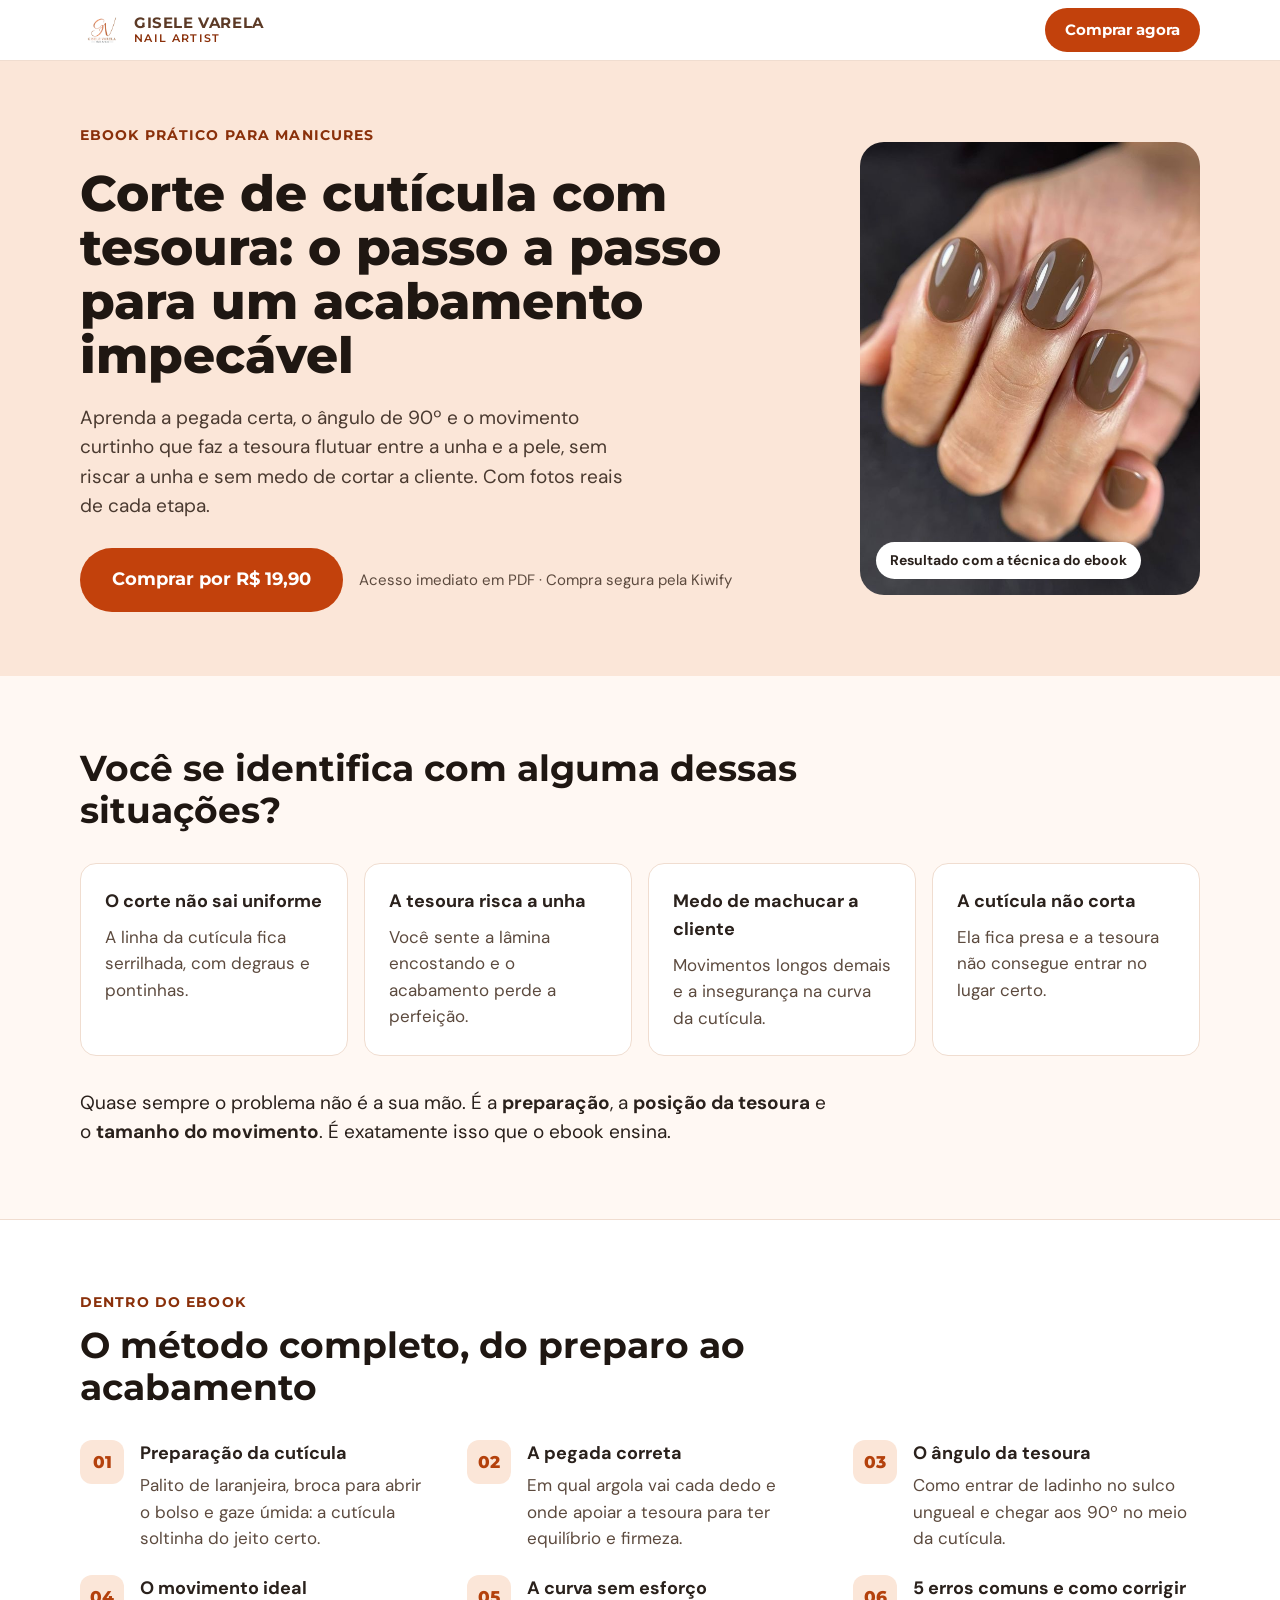
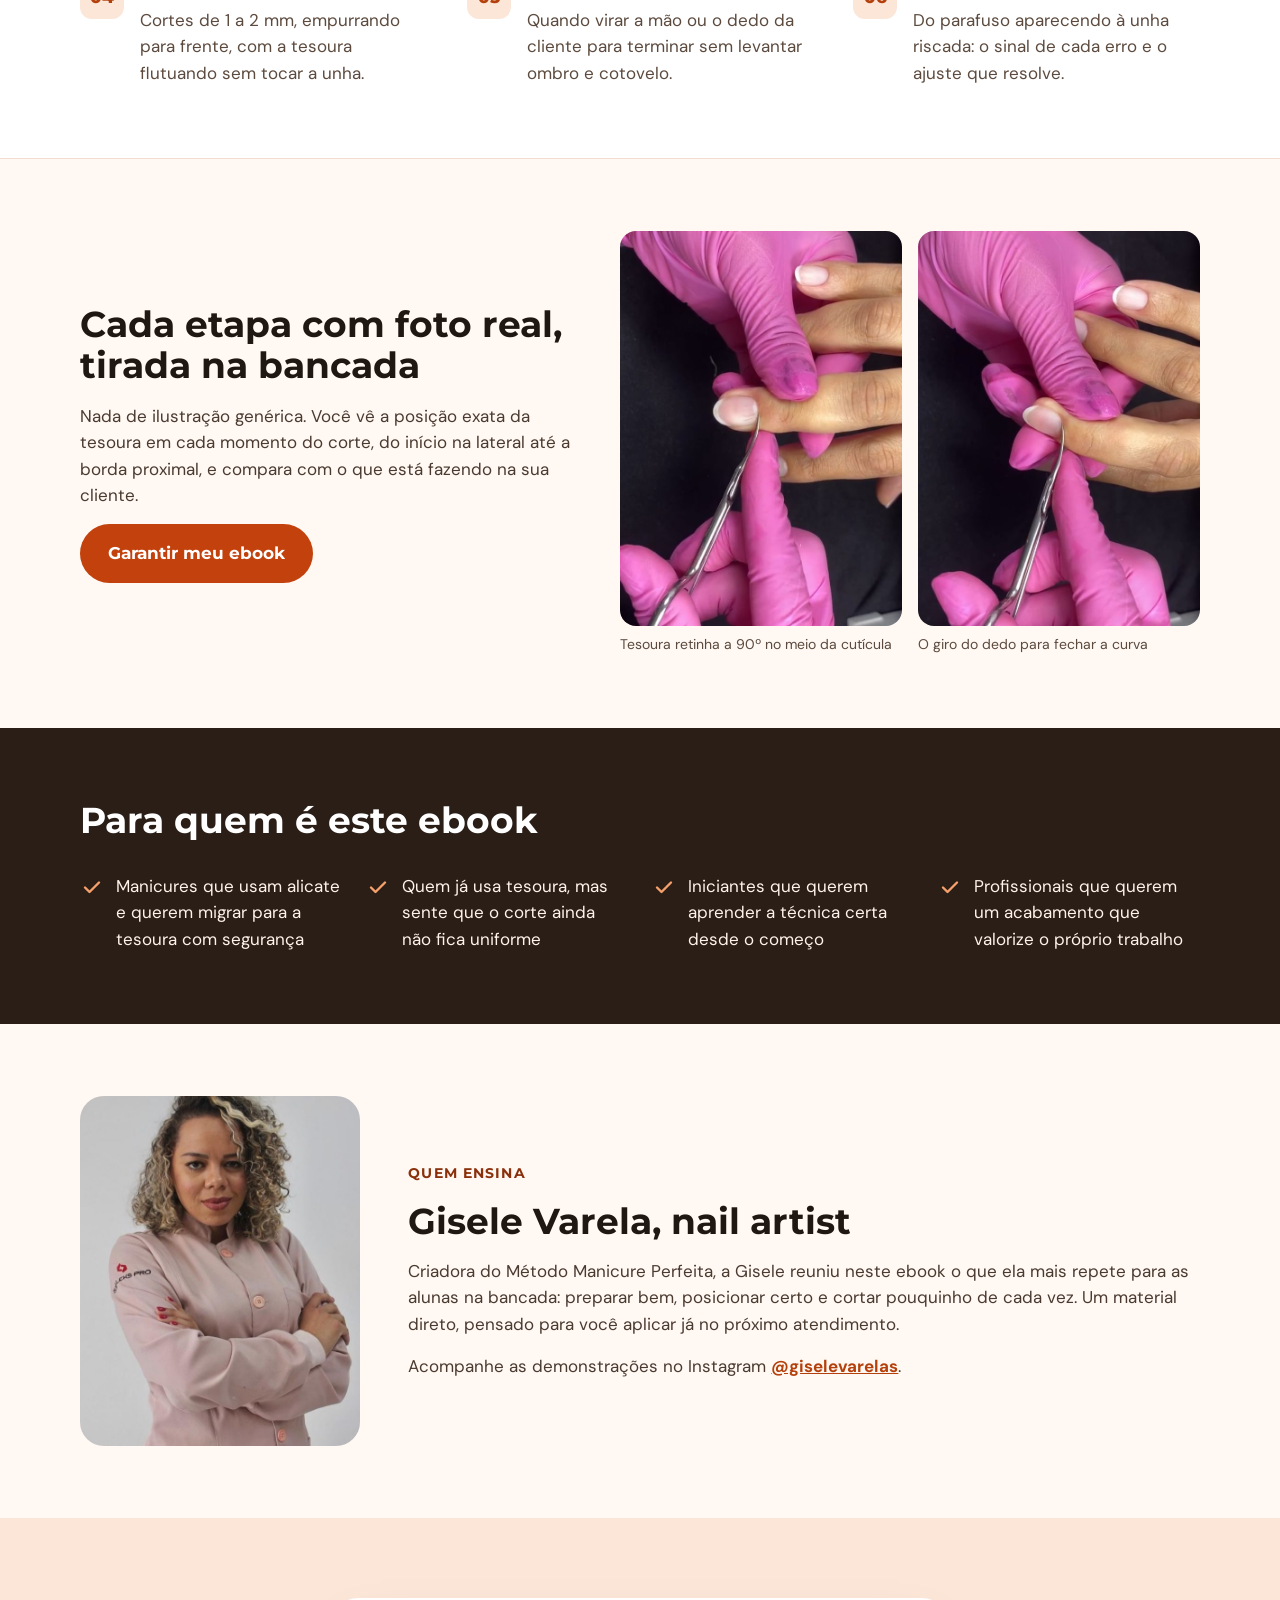
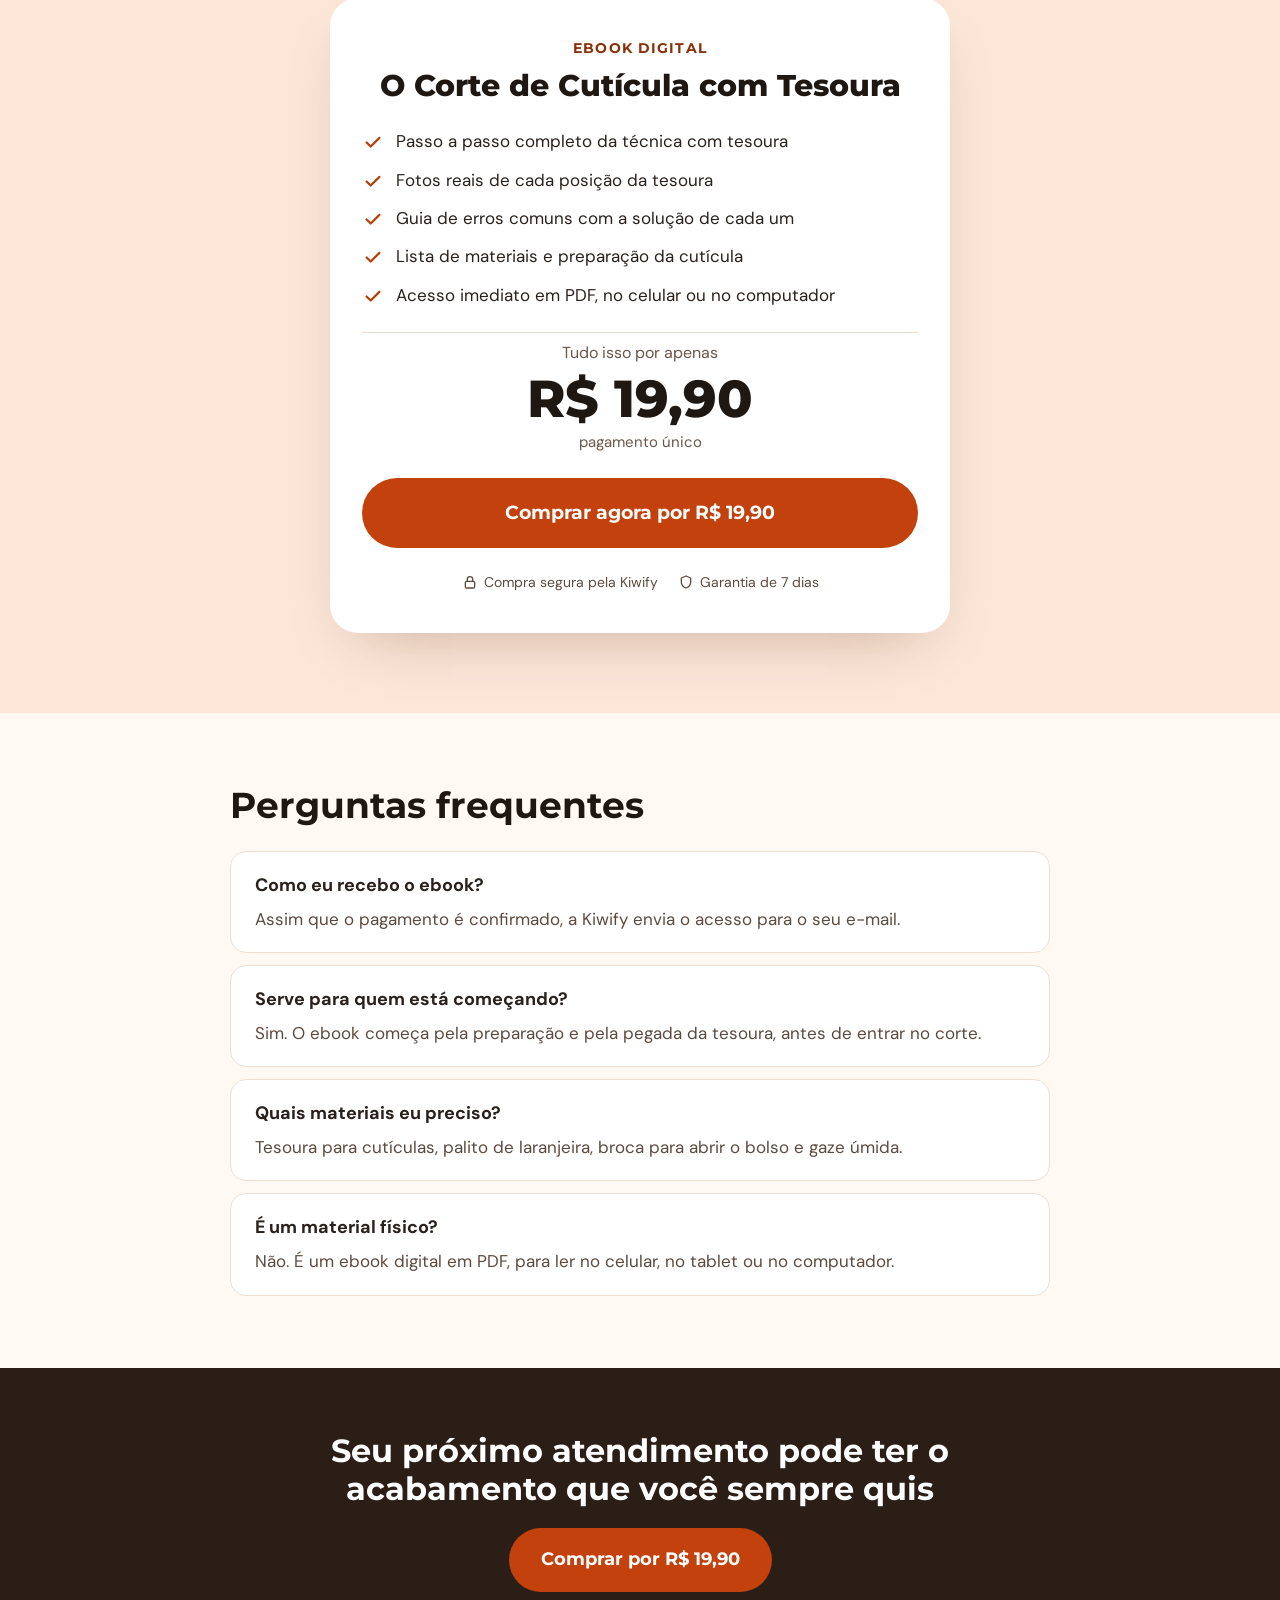
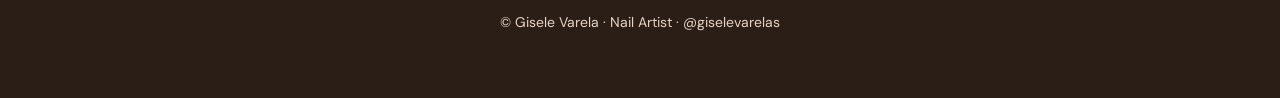
<file: ebook/index.html>
<!doctype html>
<html lang="pt-BR">
<head>
<meta charset="utf-8">
<meta name="viewport" content="width=device-width, initial-scale=1">
<title>Ebook Corte de Cutícula com Tesoura | Gisele Varela</title>
<meta name="description" content="O passo a passo do corte de cutícula com tesoura, com fotos reais de cada etapa. Ebook da nail artist Gisele Varela por R$ 19,90.">
<meta property="og:title" content="Corte de cutícula com tesoura | Ebook Gisele Varela">
<meta property="og:description" content="Pegada correta, ângulo de 90º e cortes de 1 a 2 mm. Ebook por R$ 19,90.">
<meta property="og:image" content="https://giselevarela.com.br/ebook/images/og.jpg">
<meta property="og:url" content="https://giselevarela.com.br/ebook">
<link rel="icon" href="images/logo.png">
<link rel="preconnect" href="https://fonts.googleapis.com">
<link rel="stylesheet" href="https://fonts.googleapis.com/css2?family=Montserrat:wght@600;700;800&family=DM+Sans:wght@400;500;700&display=swap">
<style>
html{scroll-behavior:smooth}
body{margin:0;background:#FFF8F3}
a{color:#B4410C}a:hover{color:#8A300A}
img{max-width:100%}
#oferta{scroll-margin-top:72px}
.topbar{position:sticky;top:0;z-index:50;border-bottom:1px solid #F0DDD0;background:rgba(255,255,255,.96);-webkit-backdrop-filter:blur(8px);backdrop-filter:blur(8px)}
.topbar-in{max-width:1120px;margin:0 auto;padding:8px 20px;display:flex;align-items:center;justify-content:space-between;gap:12px}
.brand{display:flex;align-items:center;gap:10px;min-width:0}
.brand img{width:44px;height:44px;object-fit:contain;flex:none}
.brand-name{display:flex;flex-direction:column;font-family:Montserrat,sans-serif;font-weight:700;line-height:1.2;color:#5C3A26;min-width:0}
.brand-name b{font-size:15px;letter-spacing:.04em;font-weight:700;white-space:nowrap}
.brand-name small{font-size:11px;letter-spacing:.12em;font-weight:600;color:#8A300A}
.top-cta{flex:none;font-family:Montserrat,sans-serif;font-weight:700;font-size:15px;text-decoration:none;color:#fff;background:#C2410C;padding:10px 20px;border-radius:999px;min-height:44px;box-sizing:border-box;display:inline-flex;align-items:center;white-space:nowrap}
.top-cta:hover{color:#fff;background:#8A300A}
.sticky-buy{position:fixed;left:0;right:0;bottom:0;z-index:60;display:none;align-items:center;justify-content:space-between;gap:12px;padding:10px 16px calc(10px + env(safe-area-inset-bottom));background:#fff;border-top:1px solid #F0DDD0;box-shadow:0 -8px 24px -12px rgba(90,40,10,.3);transform:translateY(110%);transition:transform .3s ease}
.sticky-buy.show{transform:none}
.sticky-price{display:flex;flex-direction:column;line-height:1.2;font-family:Montserrat,sans-serif;min-width:0}
.sticky-price small{font-family:'DM Sans',system-ui,sans-serif;font-size:12px;color:#6B5648}
.sticky-price strong{font-size:22px;font-weight:800;color:#1F1712}
.sticky-btn{flex:1 1 auto;max-width:240px;font-family:Montserrat,sans-serif;font-weight:700;font-size:16px;text-decoration:none;color:#fff;background:#C2410C;padding:12px 16px;border-radius:999px;min-height:48px;box-sizing:border-box;display:flex;align-items:center;justify-content:center;text-align:center;animation:pulse 2.4s ease-in-out infinite}
.sticky-btn:hover{color:#fff}
@keyframes pulse{0%,100%{box-shadow:0 0 0 0 rgba(194,65,12,.45)}50%{box-shadow:0 0 0 10px rgba(194,65,12,0)}}
@media (prefers-reduced-motion:reduce){.sticky-btn{animation:none}.sticky-buy{transition:none}html{scroll-behavior:auto}}
@media (max-width:768px){
.sticky-buy{display:flex}
body{padding-bottom:76px}
}
@media (max-width:600px){
h1{font-size:30px!important;line-height:1.12!important}
h2{font-size:26px!important}
section>div{padding-top:44px!important;padding-bottom:44px!important;gap:24px!important}
#oferta>div{padding-top:32px!important;padding-bottom:40px!important}
#oferta>div>div{padding:28px 20px!important}
section a[href="#oferta"]{align-self:stretch!important;width:100%;justify-content:center!important;text-align:center}
.hero-cta{flex-direction:column;align-items:stretch!important}
.hero-cta span{text-align:center}
.topbar-in{padding:6px 14px}
.brand img{width:38px;height:38px}
.brand-name b{font-size:13px}
.brand-name small{font-size:10px}
.top-cta{font-size:13px;padding:8px 14px;min-height:40px}
}
@media (max-width:360px){.brand-name small{display:none}}
</style>
<!-- Meta Pixel: siteGi -->
<script>
!function(f,b,e,v,n,t,s){if(f.fbq)return;n=f.fbq=function(){n.callMethod?
n.callMethod.apply(n,arguments):n.queue.push(arguments)};if(!f._fbq)f._fbq=n;
n.push=n;n.loaded=!0;n.version='2.0';n.queue=[];t=b.createElement(e);t.async=!0;
t.src=v;s=b.getElementsByTagName(e)[0];s.parentNode.insertBefore(t,s)}(window,
document,'script','https://connect.facebook.net/en_US/fbevents.js');
fbq('init','1163402462074647');
fbq('track','PageView');
fbq('track','ViewContent',{content_name:'Ebook Corte de Cuticula com Tesoura',content_category:'ebook',value:19.90,currency:'BRL'});
</script>
<noscript><img height="1" width="1" style="display:none" alt="" src="https://www.facebook.com/tr?id=1163402462074647&ev=PageView&noscript=1"></noscript>
</head>
<body>
<div style="font-family: 'DM Sans', system-ui, sans-serif; color: #2A211C; background: #FFF8F3; line-height: 1.55; font-size: 17px">

<!-- Topo -->
<header class="topbar">
<div class="topbar-in">
<div class="brand">
<img src="images/logo.png" alt="Gisele Varela Nail Artist">
<span class="brand-name"><b>GISELE VARELA</b><small>NAIL ARTIST</small></span>
</div>
<a href="#oferta" class="top-cta">Comprar agora</a>
</div>
</header>

<!-- Hero -->
<section style="background: #FBE6D8">
<div style="max-width: 1120px; margin: 0 auto; padding: 64px 20px; display: flex; flex-wrap: wrap; align-items: center; gap: 48px">
<div style="flex: 999 1 480px; min-width: 0; display: flex; flex-direction: column; gap: 20px">
<span style="font-family: Montserrat, sans-serif; font-weight: 700; font-size: 14px; letter-spacing: 0.08em; text-transform: uppercase; color: #8A300A">Ebook prático para manicures</span>
<h1 style="margin: 0; font-family: Montserrat, sans-serif; font-weight: 800; font-size: 50px; line-height: 1.08; color: #1F1712">Corte de cutícula com tesoura: o passo a passo para um acabamento impecável</h1>
<p style="margin: 0; font-size: 19px; color: #4A3A30; max-width: 560px">Aprenda a pegada certa, o ângulo de 90º e o movimento curtinho que faz a tesoura flutuar entre a unha e a pele, sem riscar a unha e sem medo de cortar a cliente. Com fotos reais de cada etapa.</p>
<div class="hero-cta" style="display: flex; flex-wrap: wrap; align-items: center; gap: 16px; margin-top: 8px">
<a href="#oferta" style="font-family: Montserrat, sans-serif; font-weight: 700; font-size: 18px; text-decoration: none; color: #FFFFFF; background: #C2410C; padding: 18px 32px; border-radius: 999px; min-height: 56px; box-sizing: border-box; display: inline-flex; align-items: center">Comprar por R$ 19,90</a>
<span style="font-size: 15px; color: #5C4A3E">Acesso imediato em PDF · Compra segura pela Kiwify</span>
</div>
</div>
<div style="flex: 1 1 340px; min-width: 0; display: flex; justify-content: center">
<div style="position: relative; width: 100%; max-width: 400px">
<img src="images/resultado.jpg" alt="Unhas finalizadas com esmalte marrom após o corte com tesoura" style="width: 100%; aspect-ratio: 3 / 4; object-fit: cover; border-radius: 24px; display: block">
<span style="position: absolute; left: 16px; bottom: 16px; background: #FFFFFF; color: #2A211C; font-size: 14px; font-weight: 700; padding: 8px 14px; border-radius: 999px">Resultado com a técnica do ebook</span>
</div>
</div>
</div>
</section>

<!-- Dores -->
<section>
<div style="max-width: 1120px; margin: 0 auto; padding: 72px 20px; display: flex; flex-direction: column; gap: 32px">
<h2 style="margin: 0; font-family: Montserrat, sans-serif; font-weight: 700; font-size: 36px; line-height: 1.15; color: #1F1712; max-width: 720px">Você se identifica com alguma dessas situações?</h2>
<div style="display: grid; grid-template-columns: repeat(auto-fit, minmax(240px, 1fr)); gap: 16px">
<div style="background: #FFFFFF; border: 1px solid #F0DDD0; border-radius: 16px; padding: 24px; display: flex; flex-direction: column; gap: 8px">
<strong style="font-size: 18px">O corte não sai uniforme</strong>
<span style="color: #5C4A3E">A linha da cutícula fica serrilhada, com degraus e pontinhas.</span>
</div>
<div style="background: #FFFFFF; border: 1px solid #F0DDD0; border-radius: 16px; padding: 24px; display: flex; flex-direction: column; gap: 8px">
<strong style="font-size: 18px">A tesoura risca a unha</strong>
<span style="color: #5C4A3E">Você sente a lâmina encostando e o acabamento perde a perfeição.</span>
</div>
<div style="background: #FFFFFF; border: 1px solid #F0DDD0; border-radius: 16px; padding: 24px; display: flex; flex-direction: column; gap: 8px">
<strong style="font-size: 18px">Medo de machucar a cliente</strong>
<span style="color: #5C4A3E">Movimentos longos demais e a insegurança na curva da cutícula.</span>
</div>
<div style="background: #FFFFFF; border: 1px solid #F0DDD0; border-radius: 16px; padding: 24px; display: flex; flex-direction: column; gap: 8px">
<strong style="font-size: 18px">A cutícula não corta</strong>
<span style="color: #5C4A3E">Ela fica presa e a tesoura não consegue entrar no lugar certo.</span>
</div>
</div>
<p style="margin: 0; font-size: 19px; color: #2A211C; max-width: 760px">Quase sempre o problema não é a sua mão. É a <strong>preparação</strong>, a <strong>posição da tesoura</strong> e o <strong>tamanho do movimento</strong>. É exatamente isso que o ebook ensina.</p>
</div>
</section>

<!-- O que você vai aprender -->
<section style="background: #FFFFFF; border-top: 1px solid #F0DDD0; border-bottom: 1px solid #F0DDD0">
<div style="max-width: 1120px; margin: 0 auto; padding: 72px 20px; display: flex; flex-direction: column; gap: 32px">
<div style="display: flex; flex-direction: column; gap: 12px; max-width: 720px">
<span style="font-family: Montserrat, sans-serif; font-weight: 700; font-size: 14px; letter-spacing: 0.08em; text-transform: uppercase; color: #8A300A">Dentro do ebook</span>
<h2 style="margin: 0; font-family: Montserrat, sans-serif; font-weight: 700; font-size: 36px; line-height: 1.15; color: #1F1712">O método completo, do preparo ao acabamento</h2>
</div>
<div style="display: grid; grid-template-columns: repeat(auto-fit, minmax(300px, 1fr)); gap: 24px 40px">
<div style="display: flex; gap: 16px; align-items: flex-start">
<span style="flex: none; width: 44px; height: 44px; border-radius: 12px; background: #FBE6D8; color: #B4410C; display: flex; align-items: center; justify-content: center; font-family: Montserrat, sans-serif; font-weight: 800">01</span>
<div style="display: flex; flex-direction: column; gap: 4px"><strong style="font-size: 18px">Preparação da cutícula</strong><span style="color: #5C4A3E">Palito de laranjeira, broca para abrir o bolso e gaze úmida: a cutícula soltinha do jeito certo.</span></div>
</div>
<div style="display: flex; gap: 16px; align-items: flex-start">
<span style="flex: none; width: 44px; height: 44px; border-radius: 12px; background: #FBE6D8; color: #B4410C; display: flex; align-items: center; justify-content: center; font-family: Montserrat, sans-serif; font-weight: 800">02</span>
<div style="display: flex; flex-direction: column; gap: 4px"><strong style="font-size: 18px">A pegada correta</strong><span style="color: #5C4A3E">Em qual argola vai cada dedo e onde apoiar a tesoura para ter equilíbrio e firmeza.</span></div>
</div>
<div style="display: flex; gap: 16px; align-items: flex-start">
<span style="flex: none; width: 44px; height: 44px; border-radius: 12px; background: #FBE6D8; color: #B4410C; display: flex; align-items: center; justify-content: center; font-family: Montserrat, sans-serif; font-weight: 800">03</span>
<div style="display: flex; flex-direction: column; gap: 4px"><strong style="font-size: 18px">O ângulo da tesoura</strong><span style="color: #5C4A3E">Como entrar de ladinho no sulco ungueal e chegar aos 90º no meio da cutícula.</span></div>
</div>
<div style="display: flex; gap: 16px; align-items: flex-start">
<span style="flex: none; width: 44px; height: 44px; border-radius: 12px; background: #FBE6D8; color: #B4410C; display: flex; align-items: center; justify-content: center; font-family: Montserrat, sans-serif; font-weight: 800">04</span>
<div style="display: flex; flex-direction: column; gap: 4px"><strong style="font-size: 18px">O movimento ideal</strong><span style="color: #5C4A3E">Cortes de 1 a 2 mm, empurrando para frente, com a tesoura flutuando sem tocar a unha.</span></div>
</div>
<div style="display: flex; gap: 16px; align-items: flex-start">
<span style="flex: none; width: 44px; height: 44px; border-radius: 12px; background: #FBE6D8; color: #B4410C; display: flex; align-items: center; justify-content: center; font-family: Montserrat, sans-serif; font-weight: 800">05</span>
<div style="display: flex; flex-direction: column; gap: 4px"><strong style="font-size: 18px">A curva sem esforço</strong><span style="color: #5C4A3E">Quando virar a mão ou o dedo da cliente para terminar sem levantar ombro e cotovelo.</span></div>
</div>
<div style="display: flex; gap: 16px; align-items: flex-start">
<span style="flex: none; width: 44px; height: 44px; border-radius: 12px; background: #FBE6D8; color: #B4410C; display: flex; align-items: center; justify-content: center; font-family: Montserrat, sans-serif; font-weight: 800">06</span>
<div style="display: flex; flex-direction: column; gap: 4px"><strong style="font-size: 18px">5 erros comuns e como corrigir</strong><span style="color: #5C4A3E">Do parafuso aparecendo à unha riscada: o sinal de cada erro e o ajuste que resolve.</span></div>
</div>
</div>
</div>
</section>

<!-- Fotos do passo a passo -->
<section>
<div style="max-width: 1120px; margin: 0 auto; padding: 72px 20px; display: flex; flex-wrap: wrap; gap: 40px; align-items: center">
<div style="flex: 1 1 360px; min-width: 0; display: flex; flex-direction: column; gap: 16px">
<h2 style="margin: 0; font-family: Montserrat, sans-serif; font-weight: 700; font-size: 36px; line-height: 1.15; color: #1F1712">Cada etapa com foto real, tirada na bancada</h2>
<p style="margin: 0; color: #4A3A30">Nada de ilustração genérica. Você vê a posição exata da tesoura em cada momento do corte, do início na lateral até a borda proximal, e compara com o que está fazendo na sua cliente.</p>
<a href="#oferta" style="align-self: flex-start; font-family: Montserrat, sans-serif; font-weight: 700; font-size: 17px; text-decoration: none; color: #FFFFFF; background: #C2410C; padding: 16px 28px; border-radius: 999px; min-height: 52px; box-sizing: border-box; display: inline-flex; align-items: center">Garantir meu ebook</a>
</div>
<div style="flex: 1 1 440px; min-width: 0; display: grid; grid-template-columns: repeat(2, minmax(0, 1fr)); gap: 16px">
<figure style="margin: 0; display: flex; flex-direction: column; gap: 8px">
<img src="images/angulo-90.jpg" alt="Tesoura posicionada a 90 graus no meio da cutícula" style="width: 100%; aspect-ratio: 5 / 7; object-fit: cover; border-radius: 16px; display: block">
<figcaption style="font-size: 14px; color: #5C4A3E">Tesoura retinha a 90º no meio da cutícula</figcaption>
</figure>
<figure style="margin: 0; display: flex; flex-direction: column; gap: 8px">
<img src="images/tecnica-curva.jpg" alt="Virando levemente o dedo da cliente para fazer a curva" style="width: 100%; aspect-ratio: 5 / 7; object-fit: cover; border-radius: 16px; display: block">
<figcaption style="font-size: 14px; color: #5C4A3E">O giro do dedo para fechar a curva</figcaption>
</figure>
</div>
</div>
</section>

<!-- Para quem é -->
<section style="background: #2A1E17; color: #FFF3EA">
<div style="max-width: 1120px; margin: 0 auto; padding: 72px 20px; display: flex; flex-direction: column; gap: 32px">
<h2 style="margin: 0; font-family: Montserrat, sans-serif; font-weight: 700; font-size: 36px; line-height: 1.15; color: #FFFFFF">Para quem é este ebook</h2>
<div style="display: grid; grid-template-columns: repeat(auto-fit, minmax(260px, 1fr)); gap: 24px">
<div style="display: flex; gap: 12px; align-items: flex-start">
<svg width="24" height="24" viewBox="0 0 24 24" fill="none" stroke="#F6A06B" stroke-width="2.4" stroke-linecap="round" stroke-linejoin="round" aria-hidden="true" style="flex: none; margin-top: 2px"><path d="M5 12.5l4.5 4.5L19 7.5"></path></svg>
<span>Manicures que usam alicate e querem migrar para a tesoura com segurança</span>
</div>
<div style="display: flex; gap: 12px; align-items: flex-start">
<svg width="24" height="24" viewBox="0 0 24 24" fill="none" stroke="#F6A06B" stroke-width="2.4" stroke-linecap="round" stroke-linejoin="round" aria-hidden="true" style="flex: none; margin-top: 2px"><path d="M5 12.5l4.5 4.5L19 7.5"></path></svg>
<span>Quem já usa tesoura, mas sente que o corte ainda não fica uniforme</span>
</div>
<div style="display: flex; gap: 12px; align-items: flex-start">
<svg width="24" height="24" viewBox="0 0 24 24" fill="none" stroke="#F6A06B" stroke-width="2.4" stroke-linecap="round" stroke-linejoin="round" aria-hidden="true" style="flex: none; margin-top: 2px"><path d="M5 12.5l4.5 4.5L19 7.5"></path></svg>
<span>Iniciantes que querem aprender a técnica certa desde o começo</span>
</div>
<div style="display: flex; gap: 12px; align-items: flex-start">
<svg width="24" height="24" viewBox="0 0 24 24" fill="none" stroke="#F6A06B" stroke-width="2.4" stroke-linecap="round" stroke-linejoin="round" aria-hidden="true" style="flex: none; margin-top: 2px"><path d="M5 12.5l4.5 4.5L19 7.5"></path></svg>
<span>Profissionais que querem um acabamento que valorize o próprio trabalho</span>
</div>
</div>
</div>
</section>

<!-- Sobre a Gisele -->
<section>
<div style="max-width: 1120px; margin: 0 auto; padding: 72px 20px; display: flex; flex-wrap: wrap; gap: 48px; align-items: center">
<img src="images/gisele.jpg" alt="Gisele Varela, nail artist" style="flex: 1 1 280px; max-width: 380px; width: 100%; aspect-ratio: 4 / 5; object-fit: cover; border-radius: 24px; display: block; min-width: 0">
<div style="flex: 999 1 420px; min-width: 0; display: flex; flex-direction: column; gap: 16px">
<span style="font-family: Montserrat, sans-serif; font-weight: 700; font-size: 14px; letter-spacing: 0.08em; text-transform: uppercase; color: #8A300A">Quem ensina</span>
<h2 style="margin: 0; font-family: Montserrat, sans-serif; font-weight: 700; font-size: 36px; line-height: 1.15; color: #1F1712">Gisele Varela, nail artist</h2>
<p style="margin: 0; color: #4A3A30">Criadora do Método Manicure Perfeita, a Gisele reuniu neste ebook o que ela mais repete para as alunas na bancada: preparar bem, posicionar certo e cortar pouquinho de cada vez. Um material direto, pensado para você aplicar já no próximo atendimento.</p>
<p style="margin: 0; color: #4A3A30">Acompanhe as demonstrações no Instagram <a href="https://instagram.com/giselevarelas" style="font-weight: 700">@giselevarelas</a>.</p>
</div>
</div>
</section>

<!-- Oferta -->
<section id="oferta" style="background: #FBE6D8">
<div style="max-width: 1120px; margin: 0 auto; padding: 80px 20px; display: flex; justify-content: center">
<div style="width: 100%; max-width: 620px; background: #FFFFFF; border-radius: 28px; padding: 40px 32px; box-sizing: border-box; display: flex; flex-direction: column; gap: 24px; box-shadow: 0 24px 60px -30px rgba(90, 40, 10, 0.35)">
<div style="display: flex; flex-direction: column; gap: 8px; text-align: center">
<span style="font-family: Montserrat, sans-serif; font-weight: 700; font-size: 14px; letter-spacing: 0.08em; text-transform: uppercase; color: #8A300A">Ebook digital</span>
<h2 style="margin: 0; font-family: Montserrat, sans-serif; font-weight: 800; font-size: 30px; line-height: 1.2; color: #1F1712">O Corte de Cutícula com Tesoura</h2>
</div>
<ul style="margin: 0; padding: 0; list-style: none; display: flex; flex-direction: column; gap: 12px">
<li style="display: flex; gap: 12px; align-items: flex-start"><svg width="22" height="22" viewBox="0 0 24 24" fill="none" stroke="#B4410C" stroke-width="2.4" stroke-linecap="round" stroke-linejoin="round" aria-hidden="true" style="flex: none; margin-top: 3px"><path d="M5 12.5l4.5 4.5L19 7.5"></path></svg><span>Passo a passo completo da técnica com tesoura</span></li>
<li style="display: flex; gap: 12px; align-items: flex-start"><svg width="22" height="22" viewBox="0 0 24 24" fill="none" stroke="#B4410C" stroke-width="2.4" stroke-linecap="round" stroke-linejoin="round" aria-hidden="true" style="flex: none; margin-top: 3px"><path d="M5 12.5l4.5 4.5L19 7.5"></path></svg><span>Fotos reais de cada posição da tesoura</span></li>
<li style="display: flex; gap: 12px; align-items: flex-start"><svg width="22" height="22" viewBox="0 0 24 24" fill="none" stroke="#B4410C" stroke-width="2.4" stroke-linecap="round" stroke-linejoin="round" aria-hidden="true" style="flex: none; margin-top: 3px"><path d="M5 12.5l4.5 4.5L19 7.5"></path></svg><span>Guia de erros comuns com a solução de cada um</span></li>
<li style="display: flex; gap: 12px; align-items: flex-start"><svg width="22" height="22" viewBox="0 0 24 24" fill="none" stroke="#B4410C" stroke-width="2.4" stroke-linecap="round" stroke-linejoin="round" aria-hidden="true" style="flex: none; margin-top: 3px"><path d="M5 12.5l4.5 4.5L19 7.5"></path></svg><span>Lista de materiais e preparação da cutícula</span></li>
<li style="display: flex; gap: 12px; align-items: flex-start"><svg width="22" height="22" viewBox="0 0 24 24" fill="none" stroke="#B4410C" stroke-width="2.4" stroke-linecap="round" stroke-linejoin="round" aria-hidden="true" style="flex: none; margin-top: 3px"><path d="M5 12.5l4.5 4.5L19 7.5"></path></svg><span>Acesso imediato em PDF, no celular ou no computador</span></li>
</ul>
<div style="display: flex; flex-direction: column; align-items: center; gap: 4px; padding-top: 8px; border-top: 1px solid #F0DDD0">
<span style="font-size: 16px; color: #6B5648">Tudo isso por apenas</span>
<span style="font-family: Montserrat, sans-serif; font-weight: 800; font-size: 52px; line-height: 1.1; color: #1F1712">R$ 19,90</span>
<span style="font-size: 15px; color: #6B5648">pagamento único</span>
</div>
<a href="https://pay.kiwify.com.br/HO2A3Sz" style="font-family: Montserrat, sans-serif; font-weight: 700; font-size: 19px; text-decoration: none; color: #FFFFFF; background: #C2410C; padding: 20px 24px; border-radius: 999px; min-height: 60px; box-sizing: border-box; display: flex; align-items: center; justify-content: center; text-align: center">Comprar agora por R$ 19,90</a>
<div style="display: flex; flex-wrap: wrap; justify-content: center; gap: 8px 20px; font-size: 14px; color: #5C4A3E">
<span style="display: inline-flex; align-items: center; gap: 6px"><svg width="16" height="16" viewBox="0 0 24 24" fill="none" stroke="currentColor" stroke-width="2" stroke-linecap="round" stroke-linejoin="round" aria-hidden="true"><rect x="5" y="11" width="14" height="10" rx="2"></rect><path d="M8 11V8a4 4 0 0 1 8 0v3"></path></svg>Compra segura pela Kiwify</span>
<span style="display: inline-flex; align-items: center; gap: 6px"><svg width="16" height="16" viewBox="0 0 24 24" fill="none" stroke="currentColor" stroke-width="2" stroke-linecap="round" stroke-linejoin="round" aria-hidden="true"><path d="M12 3l7 3v6c0 4.5-3 7.5-7 9-4-1.5-7-4.5-7-9V6z"></path></svg>Garantia de 7 dias</span>
</div>
</div>
</div>
</section>

<!-- FAQ -->
<section>
<div style="max-width: 820px; margin: 0 auto; padding: 72px 20px; display: flex; flex-direction: column; gap: 24px">
<h2 style="margin: 0; font-family: Montserrat, sans-serif; font-weight: 700; font-size: 36px; line-height: 1.15; color: #1F1712">Perguntas frequentes</h2>
<div style="display: flex; flex-direction: column; gap: 12px">
<div style="background: #FFFFFF; border: 1px solid #F0DDD0; border-radius: 16px; padding: 20px 24px; display: flex; flex-direction: column; gap: 6px">
<strong style="font-size: 18px">Como eu recebo o ebook?</strong>
<span style="color: #5C4A3E">Assim que o pagamento é confirmado, a Kiwify envia o acesso para o seu e-mail.</span>
</div>
<div style="background: #FFFFFF; border: 1px solid #F0DDD0; border-radius: 16px; padding: 20px 24px; display: flex; flex-direction: column; gap: 6px">
<strong style="font-size: 18px">Serve para quem está começando?</strong>
<span style="color: #5C4A3E">Sim. O ebook começa pela preparação e pela pegada da tesoura, antes de entrar no corte.</span>
</div>
<div style="background: #FFFFFF; border: 1px solid #F0DDD0; border-radius: 16px; padding: 20px 24px; display: flex; flex-direction: column; gap: 6px">
<strong style="font-size: 18px">Quais materiais eu preciso?</strong>
<span style="color: #5C4A3E">Tesoura para cutículas, palito de laranjeira, broca para abrir o bolso e gaze úmida.</span>
</div>
<div style="background: #FFFFFF; border: 1px solid #F0DDD0; border-radius: 16px; padding: 20px 24px; display: flex; flex-direction: column; gap: 6px">
<strong style="font-size: 18px">É um material físico?</strong>
<span style="color: #5C4A3E">Não. É um ebook digital em PDF, para ler no celular, no tablet ou no computador.</span>
</div>
</div>
</div>
</section>

<!-- CTA final -->
<section style="background: #2A1E17">
<div style="max-width: 1120px; margin: 0 auto; padding: 64px 20px; display: flex; flex-direction: column; align-items: center; gap: 20px; text-align: center">
<h2 style="margin: 0; font-family: Montserrat, sans-serif; font-weight: 700; font-size: 32px; line-height: 1.2; color: #FFFFFF; max-width: 680px">Seu próximo atendimento pode ter o acabamento que você sempre quis</h2>
<a href="https://pay.kiwify.com.br/HO2A3Sz" style="font-family: Montserrat, sans-serif; font-weight: 700; font-size: 18px; text-decoration: none; color: #FFFFFF; background: #C2410C; padding: 18px 32px; border-radius: 999px; min-height: 56px; box-sizing: border-box; display: inline-flex; align-items: center">Comprar por R$ 19,90</a>
<span style="font-size: 14px; color: #E8D3C4">© Gisele Varela · Nail Artist · @giselevarelas</span>
</div>
</section>

</div>

<!-- Barra de compra fixa (mobile) -->
<div class="sticky-buy" id="stickyBuy" aria-hidden="true">
<div class="sticky-price"><small>Ebook · pagamento único</small><strong>R$ 19,90</strong></div>
<a href="https://pay.kiwify.com.br/HO2A3Sz" class="sticky-btn" tabindex="-1">Comprar agora</a>
</div>
<script>
// Mostra a barra fixa o tempo todo, exceto quando a oferta ou o CTA final já estão na tela
(function(){
  var bar = document.getElementById('stickyBuy');
  var targets = [document.getElementById('oferta'), document.querySelector('section:last-of-type')];
  if(!bar || !('IntersectionObserver' in window)){ if(bar) bar.classList.add('show'); return; }
  var visible = new Set();
  function sync(){
    var hide = visible.size > 0;
    bar.classList.toggle('show', !hide);
    bar.setAttribute('aria-hidden', hide ? 'true' : 'false');
    bar.querySelector('a').tabIndex = hide ? -1 : 0;
  }
  var io = new IntersectionObserver(function(entries){
    entries.forEach(function(e){ e.isIntersecting ? visible.add(e.target) : visible.delete(e.target); });
    sync();
  }, {threshold: 0.25});
  targets.forEach(function(t){ if(t) io.observe(t); });
  sync();
})();
</script>
<script>
// Repassa UTMs e parâmetros do anúncio (utm_*, fbclid, src) para o checkout da Kiwify
(function(){
  var q = window.location.search;
  if(!q) return;
  document.querySelectorAll('a[href^="https://pay.kiwify.com.br/"]').forEach(function(a){
    a.href = a.href + (a.href.indexOf('?')>-1 ? '&' : '?') + q.slice(1);
  });
})();
</script>
</body>
</html>
</file>
